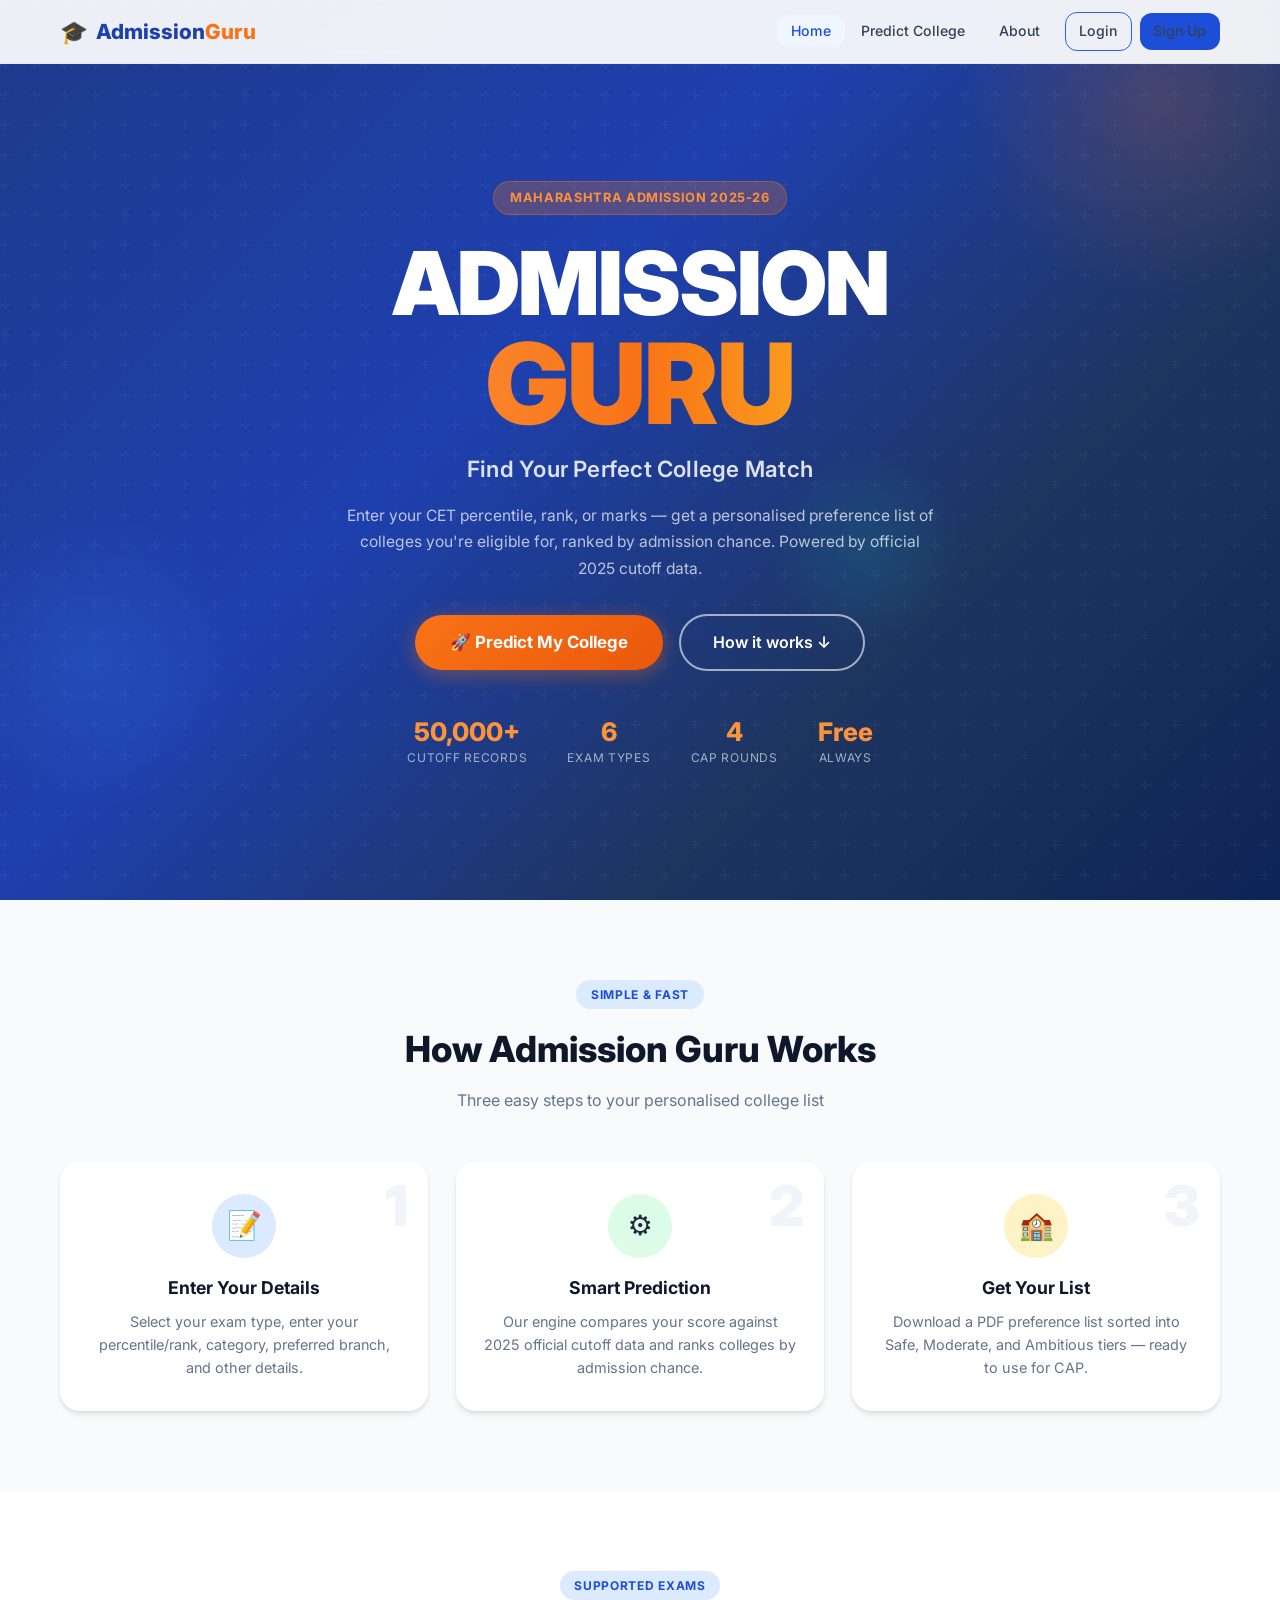
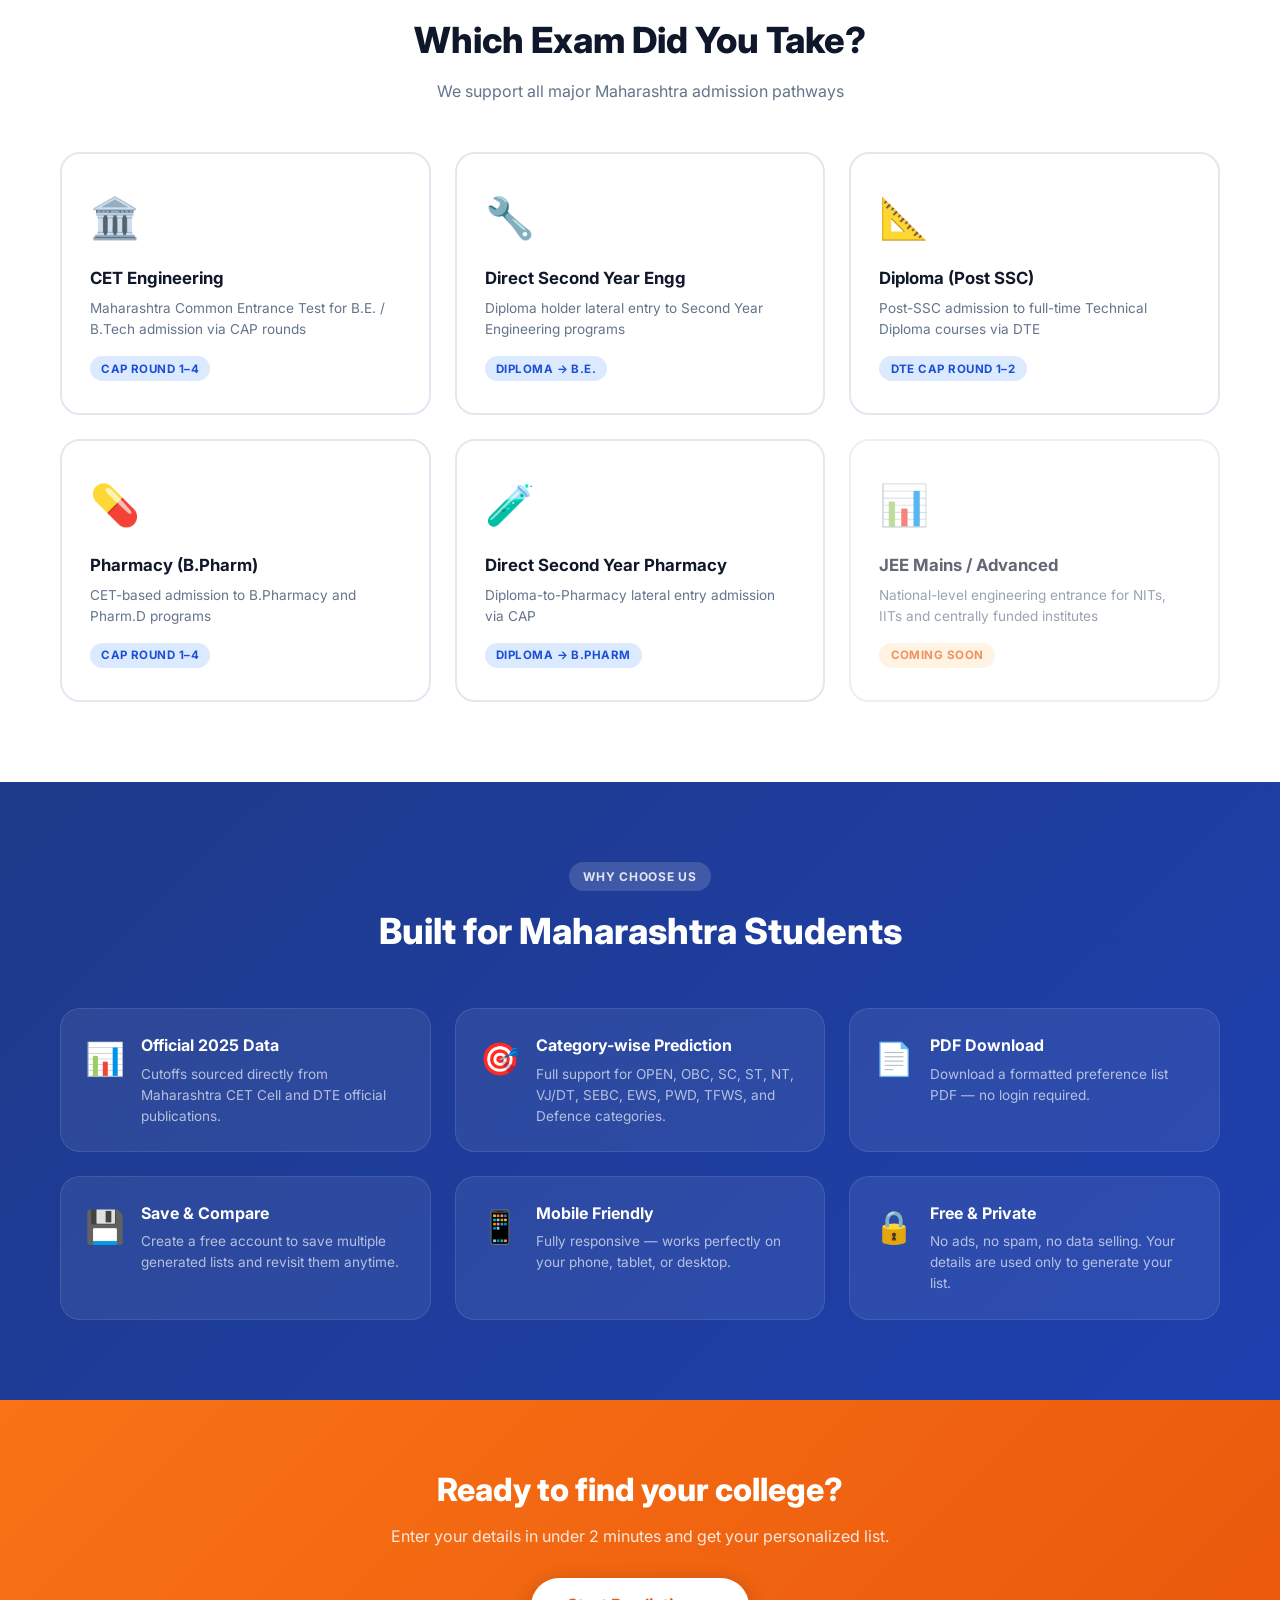
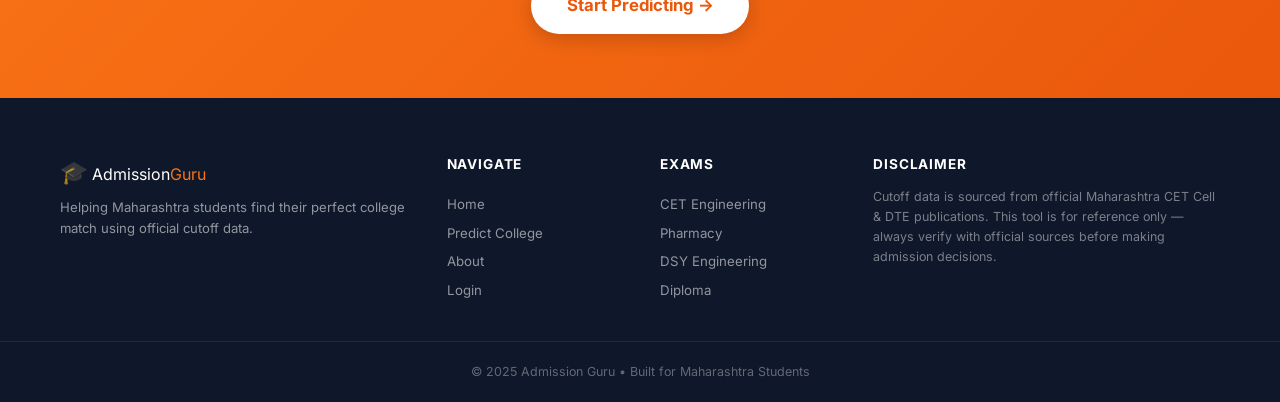
<file: frontend/index.html>
<!DOCTYPE html>
<html lang="en">
<head>
  <meta charset="UTF-8" />
  <meta name="viewport" content="width=device-width, initial-scale=1.0" />
  <title>Admission Guru — Find Your Perfect College Match</title>
  <link rel="stylesheet" href="css/main.css" />
  <link rel="preconnect" href="https://fonts.googleapis.com" />
  <link href="https://fonts.googleapis.com/css2?family=Inter:wght@400;500;600;700;800;900&display=swap" rel="stylesheet" />
</head>
<body>

<!-- ═══════════════════════════  NAVBAR  ══════════════════════════════════ -->
<nav class="navbar" id="navbar">
  <div class="nav-inner">
    <a href="/" class="nav-logo">
      <span class="logo-icon">🎓</span>
      <span class="logo-text">Admission<span class="logo-accent">Guru</span></span>
    </a>
    <button class="nav-toggle" id="navToggle" aria-label="Toggle menu">&#9776;</button>
    <ul class="nav-links" id="navLinks">
      <li><a href="/" class="nav-link active">Home</a></li>
      <li><a href="pages/predict.html" class="nav-link">Predict College</a></li>
      <li><a href="pages/dashboard.html" class="nav-link" id="dashLink" style="display:none">My Lists</a></li>
      <li><a href="pages/about.html" class="nav-link">About</a></li>
      <li id="authLinks">
        <a href="pages/login.html" class="nav-link btn-outline-sm">Login</a>
        <a href="pages/signup.html" class="nav-link btn-primary-sm">Sign Up</a>
      </li>
      <li id="userMenu" style="display:none">
        <span class="user-greeting" id="userGreeting"></span>
        <button class="btn-outline-sm" id="logoutBtn">Logout</button>
      </li>
    </ul>
  </div>
</nav>

<!-- ═══════════════════════════  HERO  ════════════════════════════════════ -->
<section class="hero" id="hero">
  <div class="hero-bg">
    <div class="hero-overlay"></div>
    <!-- Decorative floating shapes -->
    <div class="shape shape-1"></div>
    <div class="shape shape-2"></div>
    <div class="shape shape-3"></div>
  </div>
  <div class="hero-content">
    <div class="hero-badge">Maharashtra Admission 2025-26</div>
    <h1 class="hero-title">
      <span class="title-line1">ADMISSION</span>
      <span class="title-line2">GURU</span>
    </h1>
    <p class="hero-tagline">Find Your Perfect College Match</p>
    <p class="hero-desc">
      Enter your CET percentile, rank, or marks — get a personalised preference list of colleges you're eligible for, ranked by admission chance. Powered by official 2025 cutoff data.
    </p>
    <div class="hero-actions">
      <a href="pages/predict.html" class="btn-hero-primary">
        🚀 Predict My College
      </a>
      <a href="#how-it-works" class="btn-hero-secondary">
        How it works ↓
      </a>
    </div>
    <div class="hero-stats">
      <div class="stat">
        <span class="stat-num">50,000+</span>
        <span class="stat-label">Cutoff Records</span>
      </div>
      <div class="stat">
        <span class="stat-num">6</span>
        <span class="stat-label">Exam Types</span>
      </div>
      <div class="stat">
        <span class="stat-num">4</span>
        <span class="stat-label">CAP Rounds</span>
      </div>
      <div class="stat">
        <span class="stat-num">Free</span>
        <span class="stat-label">Always</span>
      </div>
    </div>
  </div>
</section>

<!-- ═══════════════════════════  HOW IT WORKS  ════════════════════════════ -->
<section class="section how-it-works" id="how-it-works">
  <div class="container">
    <div class="section-header">
      <span class="section-badge">Simple &amp; Fast</span>
      <h2 class="section-title">How Admission Guru Works</h2>
      <p class="section-sub">Three easy steps to your personalised college list</p>
    </div>
    <div class="steps-grid">
      <div class="step-card">
        <div class="step-icon" style="background:#dbeafe">📝</div>
        <div class="step-num">1</div>
        <h3>Enter Your Details</h3>
        <p>Select your exam type, enter your percentile/rank, category, preferred branch, and other details.</p>
      </div>
      <div class="step-card">
        <div class="step-icon" style="background:#dcfce7">⚙️</div>
        <div class="step-num">2</div>
        <h3>Smart Prediction</h3>
        <p>Our engine compares your score against 2025 official cutoff data and ranks colleges by admission chance.</p>
      </div>
      <div class="step-card">
        <div class="step-icon" style="background:#fef3c7">🏫</div>
        <div class="step-num">3</div>
        <h3>Get Your List</h3>
        <p>Download a PDF preference list sorted into Safe, Moderate, and Ambitious tiers — ready to use for CAP.</p>
      </div>
    </div>
  </div>
</section>

<!-- ═══════════════════════════  EXAM TYPES  ══════════════════════════════ -->
<section class="section exam-types-section" id="exams">
  <div class="container">
    <div class="section-header">
      <span class="section-badge">Supported Exams</span>
      <h2 class="section-title">Which Exam Did You Take?</h2>
      <p class="section-sub">We support all major Maharashtra admission pathways</p>
    </div>
    <div class="exam-grid">
      <a href="pages/predict.html?exam=CET" class="exam-card">
        <div class="exam-icon">🏛️</div>
        <h3>CET Engineering</h3>
        <p>Maharashtra Common Entrance Test for B.E. / B.Tech admission via CAP rounds</p>
        <span class="exam-tag">CAP Round 1–4</span>
      </a>
      <a href="pages/predict.html?exam=DSY_Engineering" class="exam-card">
        <div class="exam-icon">🔧</div>
        <h3>Direct Second Year Engg</h3>
        <p>Diploma holder lateral entry to Second Year Engineering programs</p>
        <span class="exam-tag">Diploma → B.E.</span>
      </a>
      <a href="pages/predict.html?exam=Diploma" class="exam-card">
        <div class="exam-icon">📐</div>
        <h3>Diploma (Post SSC)</h3>
        <p>Post-SSC admission to full-time Technical Diploma courses via DTE</p>
        <span class="exam-tag">DTE CAP Round 1–2</span>
      </a>
      <a href="pages/predict.html?exam=Pharmacy" class="exam-card">
        <div class="exam-icon">💊</div>
        <h3>Pharmacy (B.Pharm)</h3>
        <p>CET-based admission to B.Pharmacy and Pharm.D programs</p>
        <span class="exam-tag">CAP Round 1–4</span>
      </a>
      <a href="pages/predict.html?exam=DSY_Pharmacy" class="exam-card">
        <div class="exam-icon">🧪</div>
        <h3>Direct Second Year Pharmacy</h3>
        <p>Diploma-to-Pharmacy lateral entry admission via CAP</p>
        <span class="exam-tag">Diploma → B.Pharm</span>
      </a>
      <a href="pages/predict.html?exam=JEE" class="exam-card exam-card-soon">
        <div class="exam-icon">📊</div>
        <h3>JEE Mains / Advanced</h3>
        <p>National-level engineering entrance for NITs, IITs and centrally funded institutes</p>
        <span class="exam-tag coming">Coming Soon</span>
      </a>
    </div>
  </div>
</section>

<!-- ═══════════════════════════  FEATURES  ════════════════════════════════ -->
<section class="section features-section">
  <div class="container">
    <div class="section-header">
      <span class="section-badge">Why Choose Us</span>
      <h2 class="section-title">Built for Maharashtra Students</h2>
    </div>
    <div class="features-grid">
      <div class="feature-item">
        <span class="feat-icon">📊</span>
        <div>
          <h4>Official 2025 Data</h4>
          <p>Cutoffs sourced directly from Maharashtra CET Cell and DTE official publications.</p>
        </div>
      </div>
      <div class="feature-item">
        <span class="feat-icon">🎯</span>
        <div>
          <h4>Category-wise Prediction</h4>
          <p>Full support for OPEN, OBC, SC, ST, NT, VJ/DT, SEBC, EWS, PWD, TFWS, and Defence categories.</p>
        </div>
      </div>
      <div class="feature-item">
        <span class="feat-icon">📄</span>
        <div>
          <h4>PDF Download</h4>
          <p>Download a formatted preference list PDF — no login required.</p>
        </div>
      </div>
      <div class="feature-item">
        <span class="feat-icon">💾</span>
        <div>
          <h4>Save &amp; Compare</h4>
          <p>Create a free account to save multiple generated lists and revisit them anytime.</p>
        </div>
      </div>
      <div class="feature-item">
        <span class="feat-icon">📱</span>
        <div>
          <h4>Mobile Friendly</h4>
          <p>Fully responsive — works perfectly on your phone, tablet, or desktop.</p>
        </div>
      </div>
      <div class="feature-item">
        <span class="feat-icon">🔒</span>
        <div>
          <h4>Free &amp; Private</h4>
          <p>No ads, no spam, no data selling. Your details are used only to generate your list.</p>
        </div>
      </div>
    </div>
  </div>
</section>

<!-- ═══════════════════════════  CTA BANNER  ══════════════════════════════ -->
<section class="cta-banner">
  <div class="container">
    <h2>Ready to find your college?</h2>
    <p>Enter your details in under 2 minutes and get your personalized list.</p>
    <a href="pages/predict.html" class="btn-hero-primary">Start Predicting →</a>
  </div>
</section>

<!-- ═══════════════════════════  FOOTER  ══════════════════════════════════ -->
<footer class="footer">
  <div class="container footer-inner">
    <div class="footer-brand">
      <span class="logo-icon">🎓</span>
      <span class="logo-text">Admission<span class="logo-accent">Guru</span></span>
      <p>Helping Maharashtra students find their perfect college match using official cutoff data.</p>
    </div>
    <div class="footer-links">
      <h4>Navigate</h4>
      <a href="/">Home</a>
      <a href="pages/predict.html">Predict College</a>
      <a href="pages/about.html">About</a>
      <a href="pages/login.html">Login</a>
    </div>
    <div class="footer-links">
      <h4>Exams</h4>
      <a href="pages/predict.html?exam=CET">CET Engineering</a>
      <a href="pages/predict.html?exam=Pharmacy">Pharmacy</a>
      <a href="pages/predict.html?exam=DSY_Engineering">DSY Engineering</a>
      <a href="pages/predict.html?exam=Diploma">Diploma</a>
    </div>
    <div class="footer-note">
      <h4>Disclaimer</h4>
      <p>Cutoff data is sourced from official Maharashtra CET Cell &amp; DTE publications. This tool is for reference only — always verify with official sources before making admission decisions.</p>
    </div>
  </div>
  <div class="footer-bottom">
    <p>© 2025 Admission Guru • Built for Maharashtra Students</p>
  </div>
</footer>

<script src="js/auth-state.js"></script>
</body>
</html>
</file>
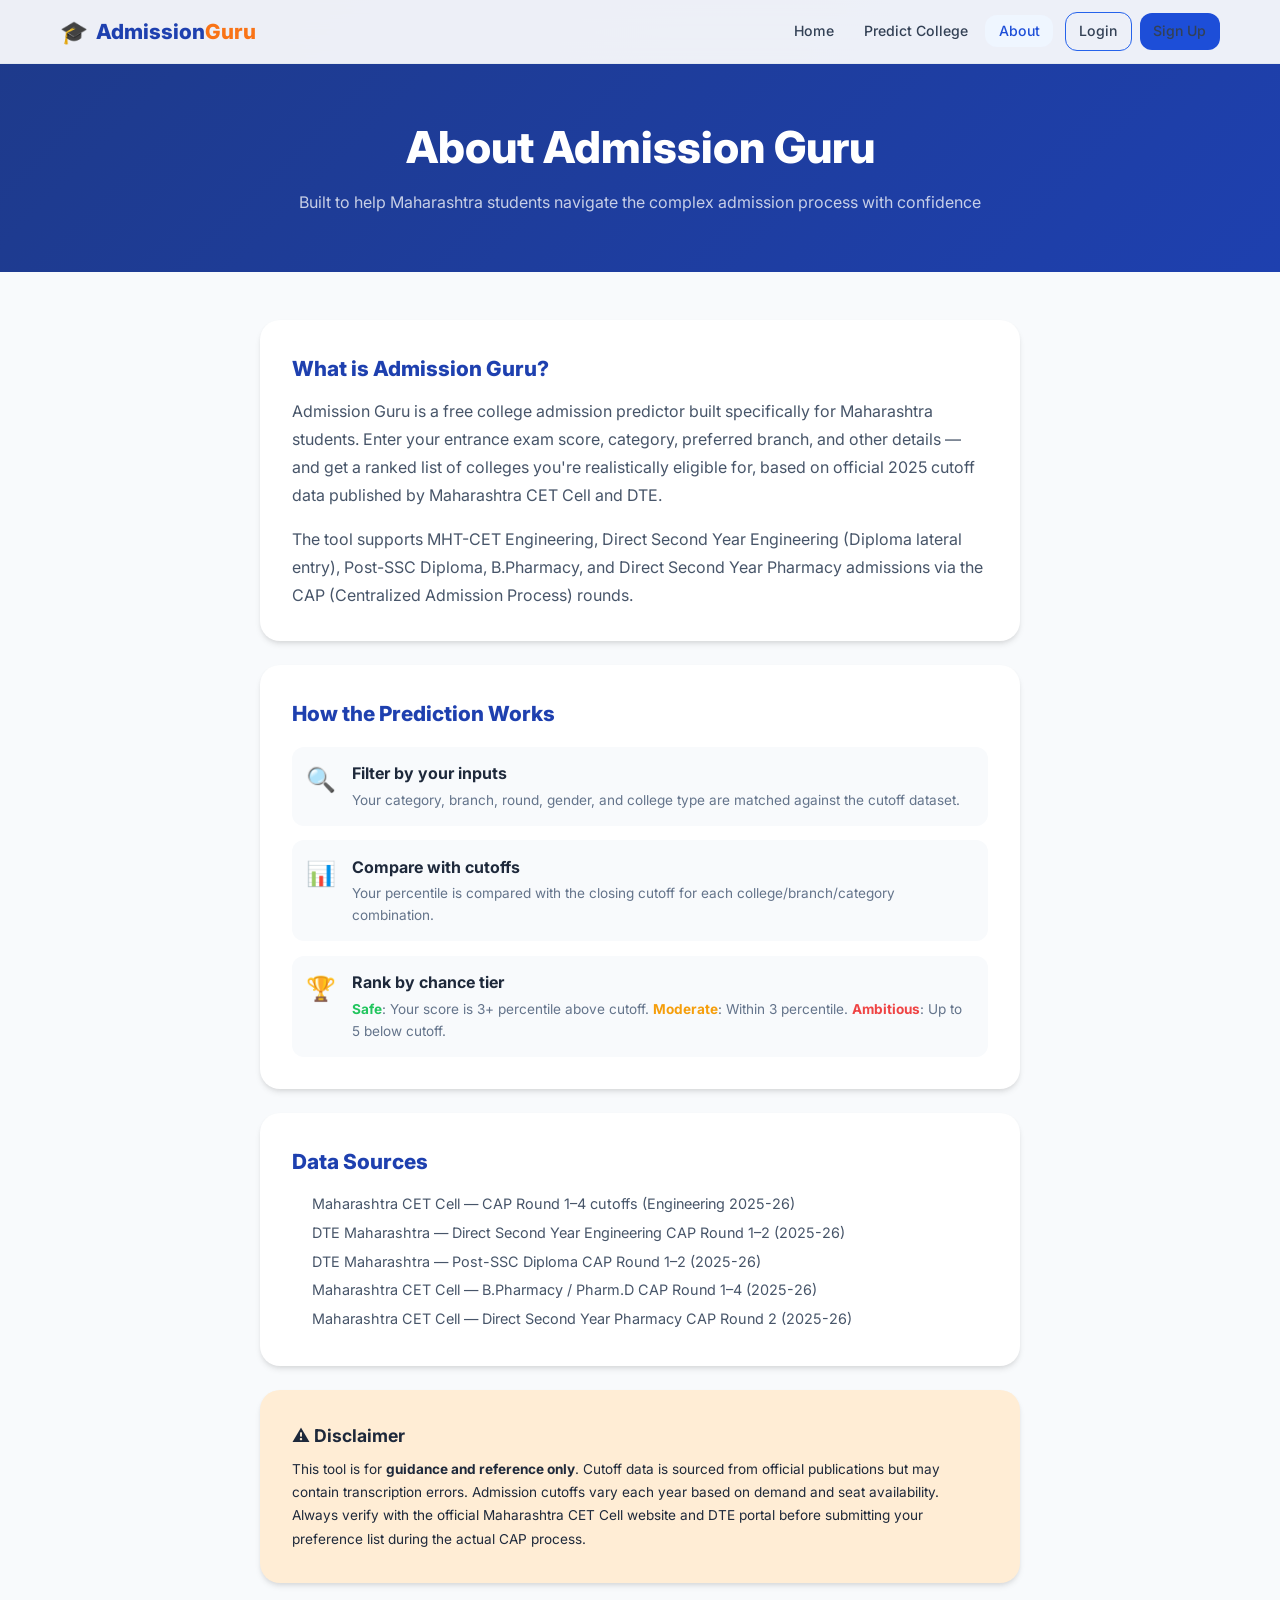
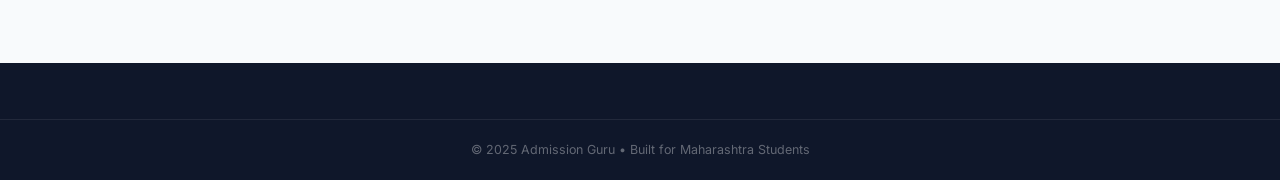
<file: frontend/pages/about.html>
<!DOCTYPE html>
<html lang="en">
<head>
  <meta charset="UTF-8" />
  <meta name="viewport" content="width=device-width, initial-scale=1.0" />
  <title>About — Admission Guru</title>
  <link rel="stylesheet" href="../css/main.css" />
  <link href="https://fonts.googleapis.com/css2?family=Inter:wght@400;500;600;700;800;900&display=swap" rel="stylesheet" />
</head>
<body>
<nav class="navbar" id="navbar">
  <div class="nav-inner">
    <a href="/" class="nav-logo">
      <span class="logo-icon">🎓</span>
      <span class="logo-text">Admission<span class="logo-accent">Guru</span></span>
    </a>
    <button class="nav-toggle" id="navToggle">&#9776;</button>
    <ul class="nav-links" id="navLinks">
      <li><a href="/" class="nav-link">Home</a></li>
      <li><a href="predict.html" class="nav-link">Predict College</a></li>
      <li><a href="about.html" class="nav-link active">About</a></li>
      <li id="authLinks">
        <a href="login.html" class="nav-link btn-outline-sm">Login</a>
        <a href="signup.html" class="nav-link btn-primary-sm">Sign Up</a>
      </li>
      <li id="userMenu" style="display:none">
        <span class="user-greeting" id="userGreeting"></span>
        <button class="btn-outline-sm" id="logoutBtn">Logout</button>
      </li>
    </ul>
  </div>
</nav>

<div class="page-hero">
  <h1>About Admission Guru</h1>
  <p>Built to help Maharashtra students navigate the complex admission process with confidence</p>
</div>

<div class="page-body">
  <div class="container" style="max-width:800px">

    <div class="card" style="margin-bottom:1.5rem">
      <h2 style="font-size:1.3rem;font-weight:800;color:var(--blue-800);margin-bottom:.75rem">What is Admission Guru?</h2>
      <p style="color:var(--gray-600);line-height:1.75;margin-bottom:1rem">
        Admission Guru is a free college admission predictor built specifically for Maharashtra students. Enter your entrance exam score, category, preferred branch, and other details — and get a ranked list of colleges you're realistically eligible for, based on official 2025 cutoff data published by Maharashtra CET Cell and DTE.
      </p>
      <p style="color:var(--gray-600);line-height:1.75">
        The tool supports MHT-CET Engineering, Direct Second Year Engineering (Diploma lateral entry), Post-SSC Diploma, B.Pharmacy, and Direct Second Year Pharmacy admissions via the CAP (Centralized Admission Process) rounds.
      </p>
    </div>

    <div class="card" style="margin-bottom:1.5rem">
      <h2 style="font-size:1.3rem;font-weight:800;color:var(--blue-800);margin-bottom:.75rem">How the Prediction Works</h2>
      <div class="steps-grid" style="grid-template-columns:1fr;gap:.9rem;margin-top:1rem">
        <div style="display:flex;gap:1rem;align-items:flex-start;padding:.9rem;background:var(--gray-50);border-radius:var(--radius)">
          <span style="font-size:1.5rem">🔍</span>
          <div><strong>Filter by your inputs</strong>
            <p style="font-size:.85rem;color:var(--gray-500);margin-top:.2rem">Your category, branch, round, gender, and college type are matched against the cutoff dataset.</p>
          </div>
        </div>
        <div style="display:flex;gap:1rem;align-items:flex-start;padding:.9rem;background:var(--gray-50);border-radius:var(--radius)">
          <span style="font-size:1.5rem">📊</span>
          <div><strong>Compare with cutoffs</strong>
            <p style="font-size:.85rem;color:var(--gray-500);margin-top:.2rem">Your percentile is compared with the closing cutoff for each college/branch/category combination.</p>
          </div>
        </div>
        <div style="display:flex;gap:1rem;align-items:flex-start;padding:.9rem;background:var(--gray-50);border-radius:var(--radius)">
          <span style="font-size:1.5rem">🏆</span>
          <div><strong>Rank by chance tier</strong>
            <p style="font-size:.85rem;color:var(--gray-500);margin-top:.2rem"><strong style="color:var(--green-500)">Safe</strong>: Your score is 3+ percentile above cutoff. <strong style="color:var(--yellow-500)">Moderate</strong>: Within 3 percentile. <strong style="color:var(--red-500)">Ambitious</strong>: Up to 5 below cutoff.</p>
          </div>
        </div>
      </div>
    </div>

    <div class="card" style="margin-bottom:1.5rem">
      <h2 style="font-size:1.3rem;font-weight:800;color:var(--blue-800);margin-bottom:.75rem">Data Sources</h2>
      <ul style="color:var(--gray-600);font-size:.9rem;line-height:2;padding-left:1.25rem">
        <li>Maharashtra CET Cell — CAP Round 1–4 cutoffs (Engineering 2025-26)</li>
        <li>DTE Maharashtra — Direct Second Year Engineering CAP Round 1–2 (2025-26)</li>
        <li>DTE Maharashtra — Post-SSC Diploma CAP Round 1–2 (2025-26)</li>
        <li>Maharashtra CET Cell — B.Pharmacy / Pharm.D CAP Round 1–4 (2025-26)</li>
        <li>Maharashtra CET Cell — Direct Second Year Pharmacy CAP Round 2 (2025-26)</li>
      </ul>
    </div>

    <div class="card" style="background:var(--orange-100);border:1px solid var(--orange-200)">
      <h2 style="font-size:1.1rem;font-weight:700;color:var(--orange-700);margin-bottom:.5rem">⚠️ Disclaimer</h2>
      <p style="font-size:.85rem;color:var(--orange-700);line-height:1.7">
        This tool is for <strong>guidance and reference only</strong>. Cutoff data is sourced from official publications but may contain transcription errors. Admission cutoffs vary each year based on demand and seat availability. Always verify with the official Maharashtra CET Cell website and DTE portal before submitting your preference list during the actual CAP process.
      </p>
    </div>

  </div>
</div>

<footer class="footer">
  <div class="footer-bottom">
    <p>© 2025 Admission Guru • Built for Maharashtra Students</p>
  </div>
</footer>

<script src="../js/auth-state.js"></script>
</body>
</html>
</file>
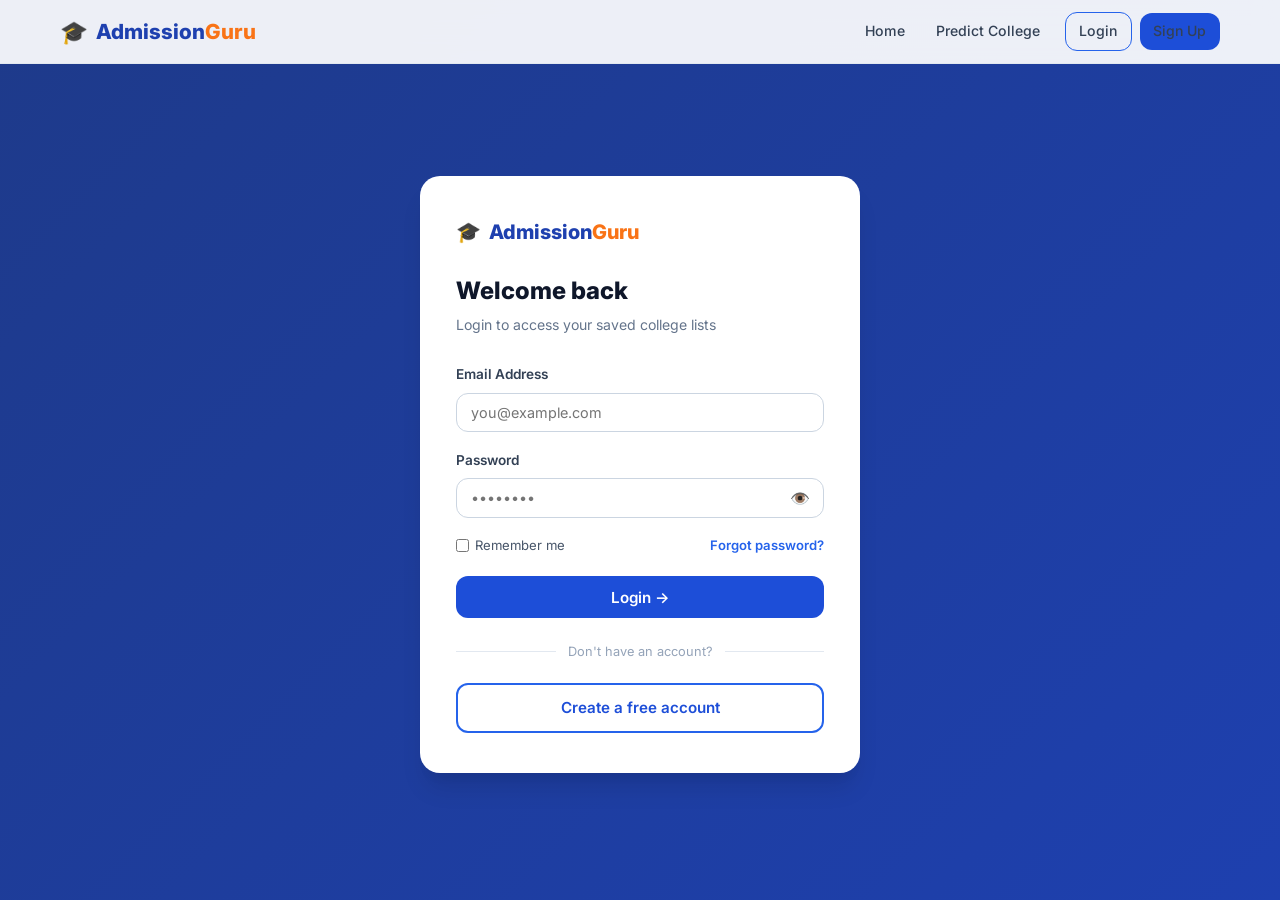
<file: frontend/pages/dashboard.html>
<!DOCTYPE html>
<html lang="en">
<head>
  <meta charset="UTF-8" />
  <meta name="viewport" content="width=device-width, initial-scale=1.0" />
  <title>My Dashboard — Admission Guru</title>
  <link rel="stylesheet" href="../css/main.css" />
  <link rel="stylesheet" href="../css/auth.css" />
  <link href="https://fonts.googleapis.com/css2?family=Inter:wght@400;500;600;700;800;900&display=swap" rel="stylesheet" />
</head>
<body>
<nav class="navbar" id="navbar">
  <div class="nav-inner">
    <a href="/" class="nav-logo">
      <span class="logo-icon">🎓</span>
      <span class="logo-text">Admission<span class="logo-accent">Guru</span></span>
    </a>
    <button class="nav-toggle" id="navToggle">&#9776;</button>
    <ul class="nav-links" id="navLinks">
      <li><a href="/" class="nav-link">Home</a></li>
      <li><a href="predict.html" class="nav-link">Predict College</a></li>
      <li><a href="dashboard.html" class="nav-link active" id="dashLink">My Lists</a></li>
      <li id="authLinks">
        <a href="login.html" class="nav-link btn-outline-sm">Login</a>
        <a href="signup.html" class="nav-link btn-primary-sm">Sign Up</a>
      </li>
      <li id="userMenu" style="display:none">
        <span class="user-greeting" id="userGreeting"></span>
        <button class="btn-outline-sm" id="logoutBtn">Logout</button>
      </li>
    </ul>
  </div>
</nav>

<div class="dash-header">
  <div class="container">
    <h1 id="dashTitle">My Saved Lists</h1>
    <p id="dashSubtitle">All your generated college preference lists in one place</p>
  </div>
</div>

<div class="dash-body">
  <div class="container" style="max-width:900px">

    <div style="display:flex;justify-content:space-between;align-items:center;margin-bottom:1.5rem;flex-wrap:wrap;gap:1rem">
      <h2 style="font-size:1.1rem;font-weight:700;color:var(--gray-900)">
        Saved Preference Lists
      </h2>
      <a href="predict.html" class="btn-orange">+ New Prediction</a>
    </div>

    <div id="listContainer">
      <div class="loading-spinner"><div class="spinner"></div><span>Loading your lists...</span></div>
    </div>

  </div>
</div>

<script src="../js/auth-state.js"></script>
<script>
const API = (location.protocol === "file:" || location.hostname === "") ? "http://localhost:5000/api" : "/api";
if (!AuthState.isLoggedIn()) {
  window.location.href = "login.html?redirect=dashboard.html";
}

const user = AuthState.getUser();
if (user) {
  document.getElementById("dashTitle").textContent    = `${user.name}'s Lists`;
  document.getElementById("dashSubtitle").textContent = `Logged in as ${user.email}`;
}

function escHtml(s) {
  return String(s || "")
    .replace(/&/g, "&amp;").replace(/</g, "&lt;").replace(/>/g, "&gt;");
}

function formatDate(iso) {
  if (!iso) return "";
  const d = new Date(iso);
  return d.toLocaleDateString("en-IN", { day: "numeric", month: "long", year: "numeric" });
}

async function loadLists() {
  const container = document.getElementById("listContainer");
  try {
    const res  = await AuthState.authFetch(`${API}/lists`);
    const data = await res.json();
    const lists = data.lists || [];

    if (!lists.length) {
      container.innerHTML = `
        <div class="empty-state card">
          <div class="empty-icon">📋</div>
          <h3>No saved lists yet</h3>
          <p>Generate a college prediction and click "Save List" to store it here.</p>
          <a href="predict.html" class="btn-primary" style="margin-top:1.25rem">Predict My College</a>
        </div>`;
      return;
    }

    container.innerHTML = lists.map(lst => {
      const summary  = lst.input_summary || {};
      const results  = lst.results || [];
      const examLabel = summary["Exam Type"] || lst.exam_type || "—";
      const scoreLbl  = summary["CET Percentile"] || summary["Diploma Percentage"] || summary["SSC / Entrance Marks (%)"] || "—";

      return `
        <div class="list-card">
          <div class="list-card-header">
            <div>
              <span class="tag-badge">${escHtml(examLabel)}</span>
              <span class="tag-badge" style="background:var(--orange-100);color:var(--orange-600);margin-left:.4rem">
                ${results.length} colleges
              </span>
              <div class="list-card-meta">Generated on ${formatDate(lst.created)}</div>
            </div>
            <div class="list-card-actions">
              <button class="btn-ghost btn-sm" onclick="downloadListPDF(${lst.id})">⬇ PDF</button>
              <button class="btn-ghost btn-sm" style="color:var(--red-500)" onclick="deleteList(${lst.id}, this)">🗑 Delete</button>
            </div>
          </div>
          <div class="summary-grid" style="font-size:.8rem;color:var(--gray-600)">
            ${Object.entries(summary).slice(0, 5).map(([k,v]) =>
              `<div class="summary-item"><span class="summary-key">${escHtml(k)}:</span><span>${escHtml(String(v))}</span></div>`
            ).join("")}
          </div>
        </div>`;
    }).join("");

    // Store lists for PDF download
    window._savedLists = lists;

  } catch (err) {
    container.innerHTML = `<div class="alert alert-error">Failed to load lists. Please refresh.</div>`;
  }
}

async function deleteList(id, btn) {
  if (!confirm("Delete this list?")) return;
  try {
    const res = await AuthState.authFetch(`${API}/lists/${id}`, { method: "DELETE" });
    if (res.ok) loadLists();
    else        alert("Delete failed.");
  } catch {
    alert("Network error.");
  }
}

async function downloadListPDF(id) {
  const lists = window._savedLists || [];
  const lst   = lists.find(l => l.id === id);
  if (!lst) return;

  const btn = event.target;
  btn.textContent = "⏳..."; btn.disabled = true;

  try {
    const res = await fetch(`${API}/pdf`, {
      method:  "POST",
      headers: { "Content-Type": "application/json" },
      body: JSON.stringify({
        results:       lst.results,
        input_summary: lst.input_summary,
        exam_type:     lst.input_summary?.["Exam Type"] || lst.exam_type,
      }),
    });
    if (!res.ok) throw new Error();
    const blob = await res.blob();
    const url  = URL.createObjectURL(blob);
    const a    = document.createElement("a");
    a.href = url; a.download = `AdmissionGuru_${lst.id}.pdf`;
    document.body.appendChild(a); a.click();
    document.body.removeChild(a); URL.revokeObjectURL(url);
  } catch {
    alert("PDF generation failed.");
  } finally {
    btn.textContent = "⬇ PDF"; btn.disabled = false;
  }
}

loadLists();
</script>
</body>
</html>
</file>
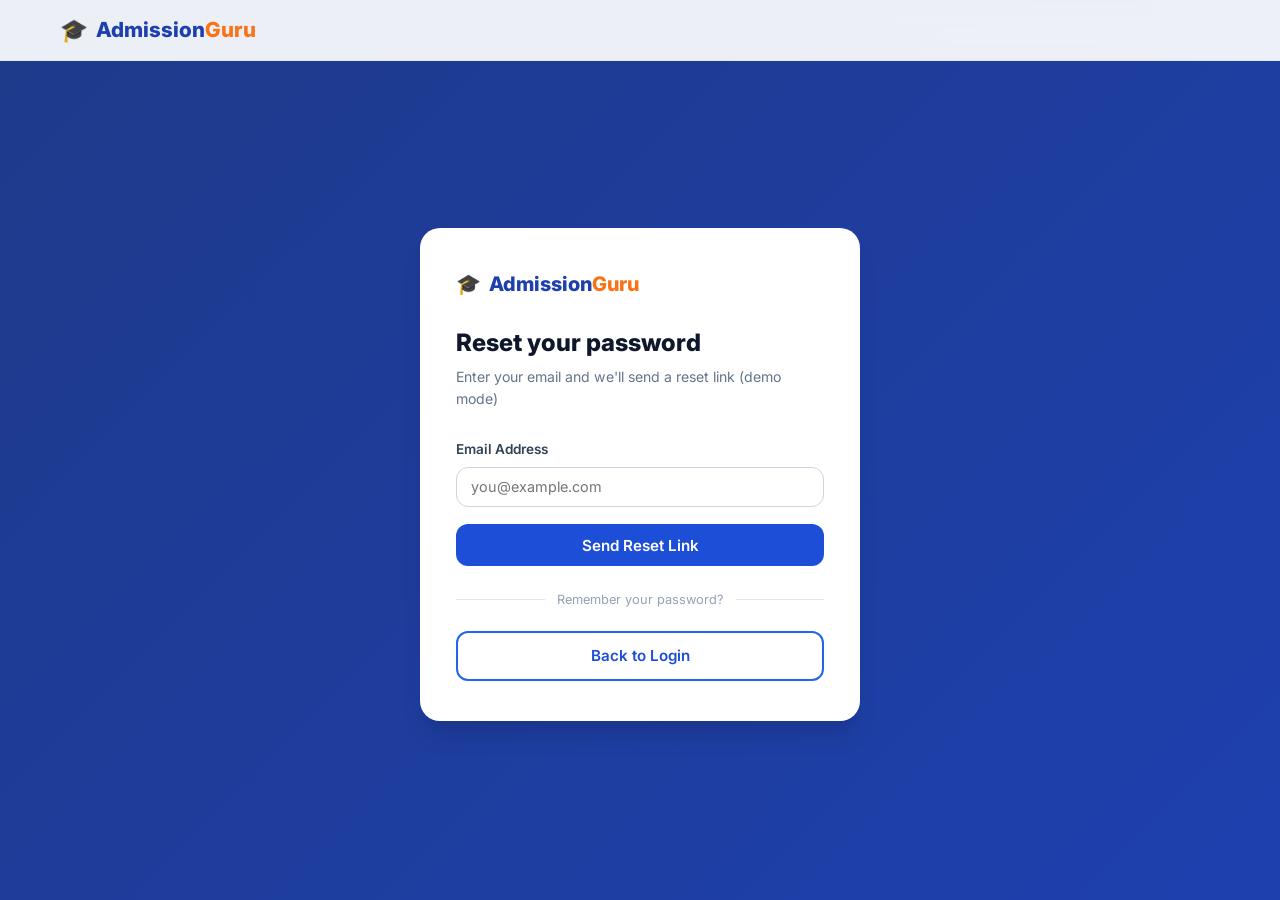
<file: frontend/pages/forgot.html>
<!DOCTYPE html>
<html lang="en">
<head>
  <meta charset="UTF-8" />
  <meta name="viewport" content="width=device-width, initial-scale=1.0" />
  <title>Forgot Password — Admission Guru</title>
  <link rel="stylesheet" href="../css/main.css" />
  <link rel="stylesheet" href="../css/auth.css" />
  <link href="https://fonts.googleapis.com/css2?family=Inter:wght@400;500;600;700;800;900&display=swap" rel="stylesheet" />
</head>
<body>
<nav class="navbar" id="navbar">
  <div class="nav-inner">
    <a href="/" class="nav-logo">
      <span class="logo-icon">🎓</span>
      <span class="logo-text">Admission<span class="logo-accent">Guru</span></span>
    </a>
  </div>
</nav>

<div class="auth-page">
  <div class="auth-card">
    <div class="auth-logo"><span>🎓</span><span>Admission<span class="logo-accent">Guru</span></span></div>
    <h1 class="auth-title">Reset your password</h1>
    <p class="auth-sub">Enter your email and we'll send a reset link (demo mode)</p>

    <div id="alertBox"></div>

    <form id="forgotForm" novalidate>
      <div class="form-group">
        <label class="form-label" for="email">Email Address</label>
        <input class="form-input" type="email" id="email" placeholder="you@example.com" required />
      </div>
      <button type="submit" class="btn-primary btn-full">Send Reset Link</button>
    </form>

    <div class="auth-divider"><span>Remember your password?</span></div>
    <a href="login.html" class="btn-outline btn-full" style="text-align:center">Back to Login</a>
  </div>
</div>

<script src="../js/auth-state.js"></script>
<script>
document.getElementById("forgotForm").addEventListener("submit", (e) => {
  e.preventDefault();
  const email = document.getElementById("email").value.trim();
  if (!email) return;
  document.getElementById("alertBox").innerHTML =
    `<div class="alert alert-success">✅ If an account exists for <strong>${email}</strong>, a reset link has been sent. (Demo mode — check with the admin)</div>`;
});
</script>
</body>
</html>
</file>
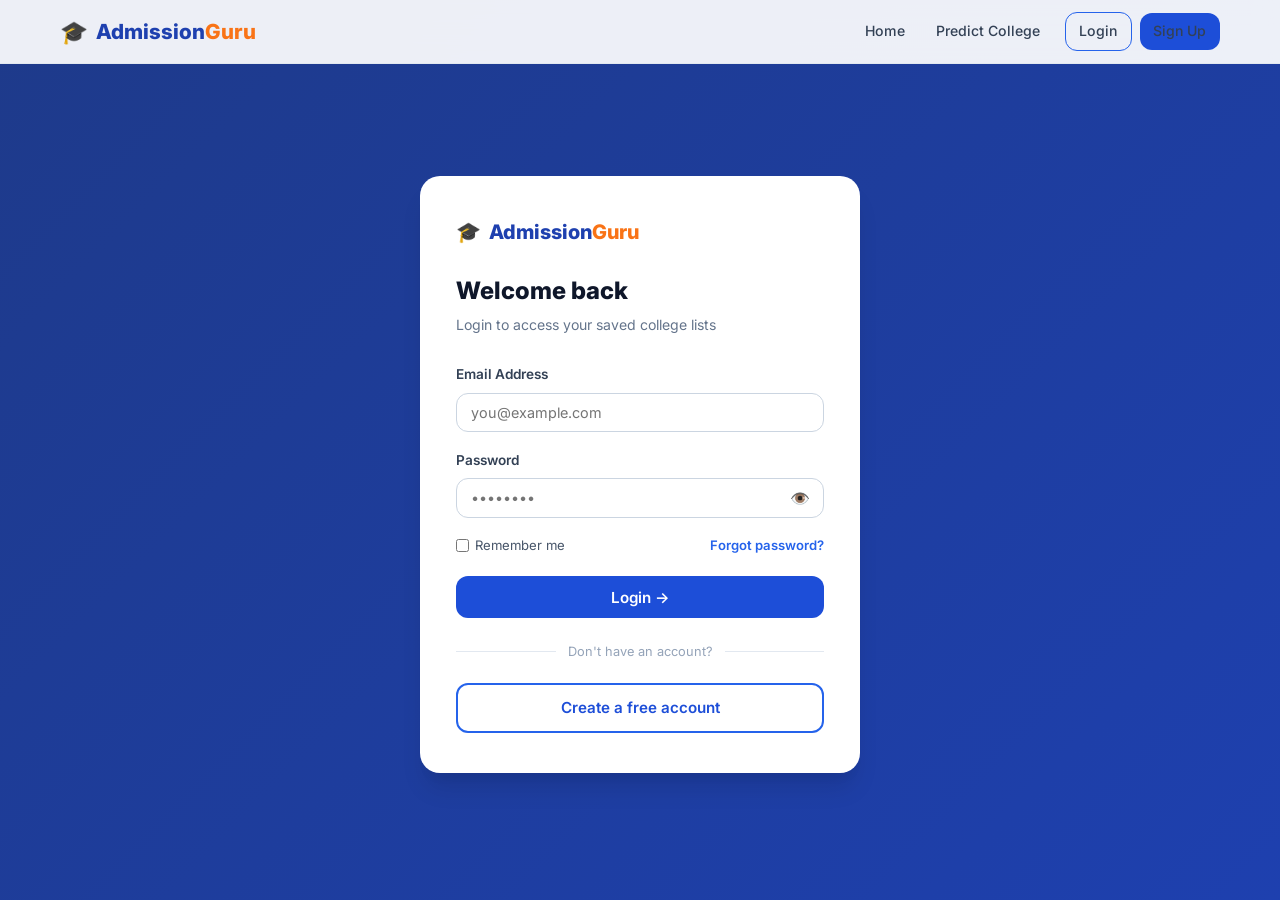
<file: frontend/pages/login.html>
<!DOCTYPE html>
<html lang="en">
<head>
  <meta charset="UTF-8" />
  <meta name="viewport" content="width=device-width, initial-scale=1.0" />
  <title>Login — Admission Guru</title>
  <link rel="stylesheet" href="../css/main.css" />
  <link rel="stylesheet" href="../css/auth.css" />
  <link href="https://fonts.googleapis.com/css2?family=Inter:wght@400;500;600;700;800;900&display=swap" rel="stylesheet" />
</head>
<body>
<nav class="navbar" id="navbar">
  <div class="nav-inner">
    <a href="/" class="nav-logo">
      <span class="logo-icon">🎓</span>
      <span class="logo-text">Admission<span class="logo-accent">Guru</span></span>
    </a>
    <button class="nav-toggle" id="navToggle" aria-label="Toggle menu">&#9776;</button>
    <ul class="nav-links" id="navLinks">
      <li><a href="/" class="nav-link">Home</a></li>
      <li><a href="predict.html" class="nav-link">Predict College</a></li>
      <li id="authLinks">
        <a href="login.html" class="nav-link btn-outline-sm">Login</a>
        <a href="signup.html" class="nav-link btn-primary-sm">Sign Up</a>
      </li>
      <li id="userMenu" style="display:none">
        <span class="user-greeting" id="userGreeting"></span>
        <button class="btn-outline-sm" id="logoutBtn">Logout</button>
      </li>
    </ul>
  </div>
</nav>

<div class="auth-page">
  <div class="auth-card">
    <div class="auth-logo">
      <span>🎓</span>
      <span>Admission<span class="logo-accent">Guru</span></span>
    </div>
    <h1 class="auth-title">Welcome back</h1>
    <p class="auth-sub">Login to access your saved college lists</p>

    <div id="alertBox"></div>

    <form id="loginForm" novalidate>
      <div class="form-group">
        <label class="form-label" for="email">Email Address</label>
        <input class="form-input" type="email" id="email" name="email"
               placeholder="you@example.com" autocomplete="email" required />
      </div>
      <div class="form-group">
        <label class="form-label" for="password">Password</label>
        <div class="input-eye-wrapper">
          <input class="form-input" type="password" id="password" name="password"
                 placeholder="••••••••" autocomplete="current-password" required />
          <button type="button" class="eye-btn" id="eyeBtn" aria-label="Toggle password">👁️</button>
        </div>
      </div>
      <div class="form-actions-row">
        <label class="remember-label">
          <input type="checkbox" id="remember" /> Remember me
        </label>
        <a href="forgot.html" class="form-link">Forgot password?</a>
      </div>
      <button type="submit" class="btn-primary btn-full" id="loginBtn">
        <span id="loginBtnText">Login →</span>
        <span id="loginBtnLoader" style="display:none"><span class="spinner-inline"></span> Logging in...</span>
      </button>
    </form>

    <div class="auth-divider"><span>Don't have an account?</span></div>
    <a href="signup.html" class="btn-outline btn-full" style="text-align:center">Create a free account</a>
  </div>
</div>

<script src="../js/auth-state.js"></script>
<script>
const API = (location.protocol === "file:" || location.hostname === "") ? "http://localhost:5000/api" : "/api";

// Redirect if already logged in
if (AuthState.isLoggedIn()) {
  window.location.href = "dashboard.html";
}

function showAlert(msg, type = "error") {
  const b = document.getElementById("alertBox");
  b.innerHTML = `<div class="alert alert-${type}">${msg}</div>`;
}

document.getElementById("eyeBtn").addEventListener("click", () => {
  const pw = document.getElementById("password");
  pw.type = pw.type === "password" ? "text" : "password";
});

document.getElementById("loginForm").addEventListener("submit", async (e) => {
  e.preventDefault();
  const email    = document.getElementById("email").value.trim();
  const password = document.getElementById("password").value.trim();

  if (!email || !password) {
    showAlert("Please enter your email and password.");
    return;
  }

  const btn = document.getElementById("loginBtn");
  btn.disabled = true;
  document.getElementById("loginBtnText").style.display   = "none";
  document.getElementById("loginBtnLoader").style.display = "";

  try {
    const res  = await fetch(`${API}/auth/login`, {
      method:  "POST",
      headers: { "Content-Type": "application/json" },
      body: JSON.stringify({ email, password }),
    });
    const data = await res.json();

    if (!res.ok) {
      showAlert(data.error || "Login failed.");
      return;
    }

    AuthState.setSession(data.user.token, data.user);

    // Redirect
    const params   = new URLSearchParams(window.location.search);
    const redirect = params.get("redirect");
    window.location.href = redirect || "dashboard.html";

  } catch {
    showAlert("Network error. Please try again.");
  } finally {
    btn.disabled = false;
    document.getElementById("loginBtnText").style.display   = "";
    document.getElementById("loginBtnLoader").style.display = "none";
  }
});
</script>
</body>
</html>
</file>
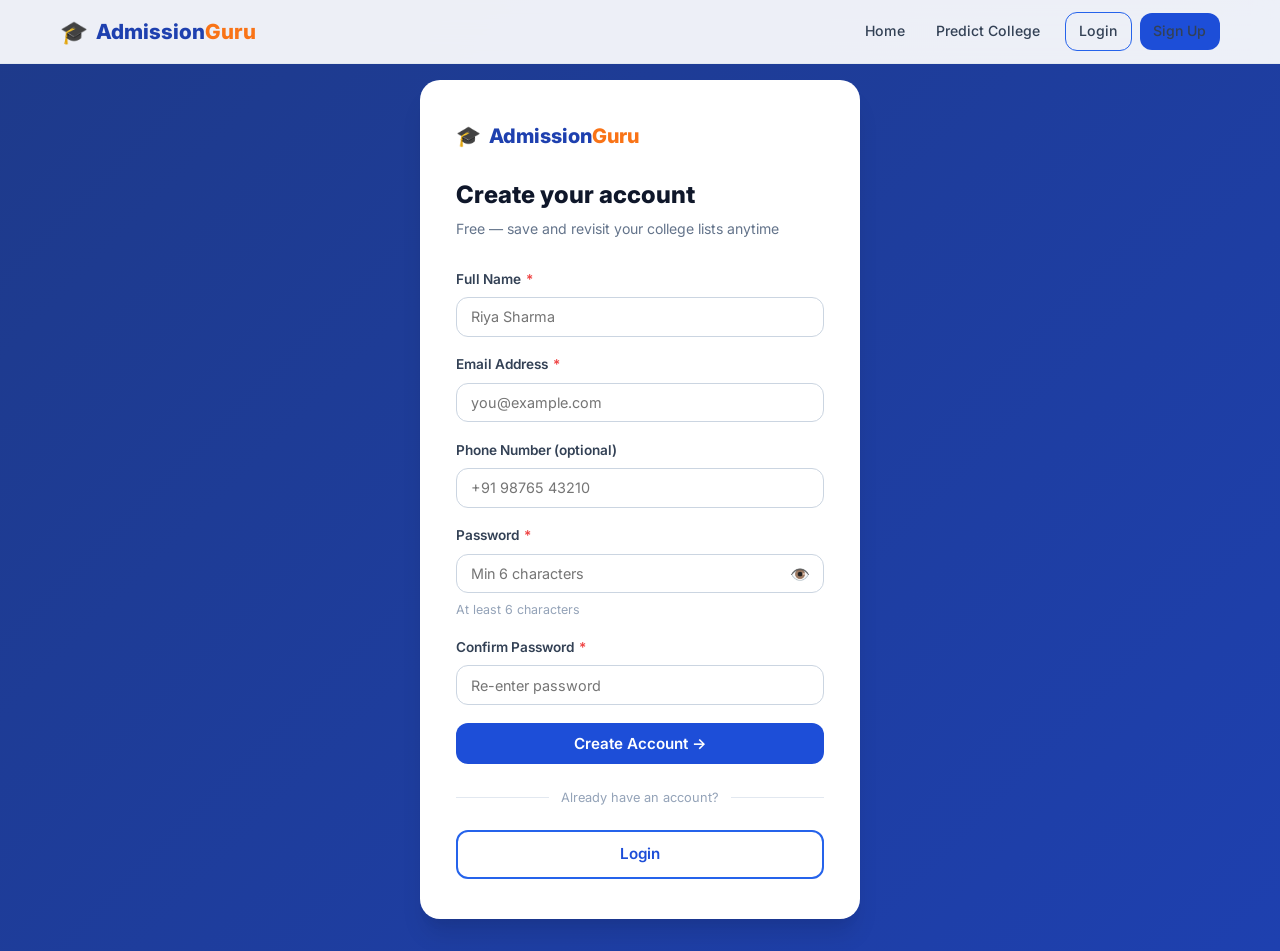
<file: frontend/pages/signup.html>
<!DOCTYPE html>
<html lang="en">
<head>
  <meta charset="UTF-8" />
  <meta name="viewport" content="width=device-width, initial-scale=1.0" />
  <title>Sign Up — Admission Guru</title>
  <link rel="stylesheet" href="../css/main.css" />
  <link rel="stylesheet" href="../css/auth.css" />
  <link href="https://fonts.googleapis.com/css2?family=Inter:wght@400;500;600;700;800;900&display=swap" rel="stylesheet" />
</head>
<body>
<nav class="navbar" id="navbar">
  <div class="nav-inner">
    <a href="/" class="nav-logo">
      <span class="logo-icon">🎓</span>
      <span class="logo-text">Admission<span class="logo-accent">Guru</span></span>
    </a>
    <button class="nav-toggle" id="navToggle">&#9776;</button>
    <ul class="nav-links" id="navLinks">
      <li><a href="/" class="nav-link">Home</a></li>
      <li><a href="predict.html" class="nav-link">Predict College</a></li>
      <li id="authLinks">
        <a href="login.html" class="nav-link btn-outline-sm">Login</a>
        <a href="signup.html" class="nav-link btn-primary-sm">Sign Up</a>
      </li>
      <li id="userMenu" style="display:none">
        <span class="user-greeting" id="userGreeting"></span>
        <button class="btn-outline-sm" id="logoutBtn">Logout</button>
      </li>
    </ul>
  </div>
</nav>

<div class="auth-page">
  <div class="auth-card">
    <div class="auth-logo">
      <span>🎓</span>
      <span>Admission<span class="logo-accent">Guru</span></span>
    </div>
    <h1 class="auth-title">Create your account</h1>
    <p class="auth-sub">Free — save and revisit your college lists anytime</p>

    <div id="alertBox"></div>

    <form id="signupForm" novalidate>
      <div class="form-group">
        <label class="form-label" for="name">Full Name <span class="required">*</span></label>
        <input class="form-input" type="text" id="name" name="name"
               placeholder="Riya Sharma" autocomplete="name" required />
      </div>
      <div class="form-group">
        <label class="form-label" for="email">Email Address <span class="required">*</span></label>
        <input class="form-input" type="email" id="email" name="email"
               placeholder="you@example.com" autocomplete="email" required />
      </div>
      <div class="form-group">
        <label class="form-label" for="phone">Phone Number (optional)</label>
        <input class="form-input" type="tel" id="phone" name="phone"
               placeholder="+91 98765 43210" autocomplete="tel" />
      </div>
      <div class="form-group">
        <label class="form-label" for="password">Password <span class="required">*</span></label>
        <div class="input-eye-wrapper">
          <input class="form-input" type="password" id="password" name="password"
                 placeholder="Min 6 characters" autocomplete="new-password" required />
          <button type="button" class="eye-btn" id="eyeBtn">👁️</button>
        </div>
        <span class="form-hint">At least 6 characters</span>
      </div>
      <div class="form-group">
        <label class="form-label" for="confirm">Confirm Password <span class="required">*</span></label>
        <input class="form-input" type="password" id="confirm" name="confirm"
               placeholder="Re-enter password" autocomplete="new-password" required />
      </div>
      <button type="submit" class="btn-primary btn-full" id="signupBtn">
        <span id="signupBtnText">Create Account →</span>
        <span id="signupBtnLoader" style="display:none"><span class="spinner-inline"></span> Creating...</span>
      </button>
    </form>

    <div class="auth-divider"><span>Already have an account?</span></div>
    <a href="login.html" class="btn-outline btn-full" style="text-align:center">Login</a>
  </div>
</div>

<script src="../js/auth-state.js"></script>
<script>
const API = (location.protocol === "file:" || location.hostname === "") ? "http://localhost:5000/api" : "/api";

if (AuthState.isLoggedIn()) {
  window.location.href = "dashboard.html";
}

function showAlert(msg, type = "error") {
  const b = document.getElementById("alertBox");
  b.innerHTML = `<div class="alert alert-${type}">${msg}</div>`;
}

document.getElementById("eyeBtn").addEventListener("click", () => {
  const pw = document.getElementById("password");
  pw.type = pw.type === "password" ? "text" : "password";
});

document.getElementById("signupForm").addEventListener("submit", async (e) => {
  e.preventDefault();
  const name     = document.getElementById("name").value.trim();
  const email    = document.getElementById("email").value.trim();
  const phone    = document.getElementById("phone").value.trim();
  const password = document.getElementById("password").value;
  const confirm  = document.getElementById("confirm").value;

  if (!name || !email || !password) {
    showAlert("Name, email and password are required."); return;
  }
  if (password.length < 6) {
    showAlert("Password must be at least 6 characters."); return;
  }
  if (password !== confirm) {
    showAlert("Passwords do not match."); return;
  }

  const btn = document.getElementById("signupBtn");
  btn.disabled = true;
  document.getElementById("signupBtnText").style.display   = "none";
  document.getElementById("signupBtnLoader").style.display = "";

  try {
    const res  = await fetch(`${API}/auth/register`, {
      method:  "POST",
      headers: { "Content-Type": "application/json" },
      body:    JSON.stringify({ name, email, password, phone }),
    });
    const data = await res.json();

    if (!res.ok) {
      showAlert(data.error || "Registration failed."); return;
    }

    AuthState.setSession(data.user.token, data.user);
    showAlert("Account created! Redirecting...", "success");
    setTimeout(() => { window.location.href = "dashboard.html"; }, 1000);

  } catch {
    showAlert("Network error. Please try again.");
  } finally {
    btn.disabled = false;
    document.getElementById("signupBtnText").style.display   = "";
    document.getElementById("signupBtnLoader").style.display = "none";
  }
});
</script>
</body>
</html>
</file>
<file: frontend/css/main.css>
/* ═══════════════════════════════════════════════════════════
   ADMISSION GURU — Main Stylesheet
   Stack: Custom CSS (no framework) — vibrant, mobile-first
   ═══════════════════════════════════════════════════════════ */

/* ── Variables ─────────────────────────────────────────────── */
:root {
  --blue-900: #1e3a8a;
  --blue-800: #1e40af;
  --blue-700: #1d4ed8;
  --blue-600: #2563eb;
  --blue-500: #3b82f6;
  --blue-100: #dbeafe;
  --blue-50:  #eff6ff;

  --orange-600: #ea580c;
  --orange-500: #f97316;
  --orange-400: #fb923c;
  --orange-100: #ffedd5;

  --teal-600: #0d9488;
  --teal-500: #14b8a6;
  --teal-100: #ccfbf1;

  --green-500: #22c55e;
  --green-100: #dcfce7;
  --yellow-500: #f59e0b;
  --yellow-100: #fef3c7;
  --red-500:   #ef4444;
  --red-100:   #fee2e2;

  --gray-900: #0f172a;
  --gray-800: #1e293b;
  --gray-700: #334155;
  --gray-600: #475569;
  --gray-500: #64748b;
  --gray-400: #94a3b8;
  --gray-300: #cbd5e1;
  --gray-200: #e2e8f0;
  --gray-100: #f1f5f9;
  --gray-50:  #f8fafc;
  --white:    #ffffff;

  --font: 'Inter', system-ui, -apple-system, sans-serif;
  --shadow-sm: 0 1px 2px rgba(0,0,0,.06), 0 1px 3px rgba(0,0,0,.1);
  --shadow:    0 4px 6px -1px rgba(0,0,0,.1), 0 2px 4px -1px rgba(0,0,0,.06);
  --shadow-lg: 0 10px 15px -3px rgba(0,0,0,.1), 0 4px 6px -2px rgba(0,0,0,.05);
  --shadow-xl: 0 20px 25px -5px rgba(0,0,0,.1), 0 10px 10px -5px rgba(0,0,0,.04);
  --radius:    0.75rem;
  --radius-lg: 1.25rem;
}

/* ── Reset ─────────────────────────────────────────────────── */
*, *::before, *::after { box-sizing: border-box; margin: 0; padding: 0; }
html { scroll-behavior: smooth; }
body {
  font-family: var(--font);
  color: var(--gray-800);
  background: var(--white);
  line-height: 1.6;
  overflow-x: hidden;
}
a { color: inherit; text-decoration: none; }
ul { list-style: none; }
img { max-width: 100%; display: block; }
button { cursor: pointer; font-family: var(--font); border: none; }

/* ── Utility ────────────────────────────────────────────────── */
.container { max-width: 1200px; margin: 0 auto; padding: 0 1.25rem; }
.section    { padding: 5rem 0; }

/* ── Buttons ────────────────────────────────────────────────── */
.btn-hero-primary {
  display: inline-flex; align-items: center; gap: .5rem;
  background: linear-gradient(135deg, var(--orange-500), var(--orange-600));
  color: var(--white);
  padding: .9rem 2.2rem;
  border-radius: 50px;
  font-weight: 700; font-size: 1.05rem;
  box-shadow: 0 4px 20px rgba(249,115,22,.4);
  transition: transform .2s, box-shadow .2s;
}
.btn-hero-primary:hover {
  transform: translateY(-2px);
  box-shadow: 0 8px 28px rgba(249,115,22,.5);
}
.btn-hero-secondary {
  display: inline-flex; align-items: center; gap: .5rem;
  border: 2px solid rgba(255,255,255,.6);
  color: var(--white);
  padding: .85rem 2rem;
  border-radius: 50px;
  font-weight: 600; font-size: 1rem;
  backdrop-filter: blur(6px);
  transition: background .2s, border-color .2s;
}
.btn-hero-secondary:hover { background: rgba(255,255,255,.15); }

.btn-primary {
  background: var(--blue-700);
  color: var(--white);
  padding: .7rem 1.6rem;
  border-radius: var(--radius);
  font-weight: 600; font-size: .95rem;
  transition: background .2s, transform .1s;
  display: inline-flex; align-items: center; gap: .4rem;
}
.btn-primary:hover { background: var(--blue-800); transform: translateY(-1px); }
.btn-primary:disabled { opacity: .6; cursor: not-allowed; transform: none; }

.btn-orange {
  background: linear-gradient(135deg, var(--orange-500), var(--orange-600));
  color: var(--white);
  padding: .7rem 1.6rem;
  border-radius: var(--radius);
  font-weight: 600; font-size: .95rem;
  transition: opacity .2s, transform .1s;
  display: inline-flex; align-items: center; gap: .4rem;
}
.btn-orange:hover { opacity: .9; transform: translateY(-1px); }

.btn-outline {
  border: 2px solid var(--blue-600);
  color: var(--blue-700);
  background: transparent;
  padding: .65rem 1.5rem;
  border-radius: var(--radius);
  font-weight: 600; font-size: .95rem;
  transition: background .2s, color .2s;
  display: inline-flex; align-items: center; gap: .4rem;
}
.btn-outline:hover { background: var(--blue-600); color: var(--white); }

.btn-ghost {
  background: var(--gray-100);
  color: var(--gray-700);
  padding: .65rem 1.4rem;
  border-radius: var(--radius);
  font-weight: 500; font-size: .9rem;
  transition: background .2s;
  display: inline-flex; align-items: center; gap: .4rem;
}
.btn-ghost:hover { background: var(--gray-200); }

.btn-outline-sm {
  border: 1.5px solid var(--blue-600);
  color: var(--blue-700);
  background: transparent;
  padding: .38rem 1rem;
  border-radius: 50px;
  font-weight: 600; font-size: .82rem;
  transition: background .2s, color .2s;
  cursor: pointer;
}
.btn-outline-sm:hover { background: var(--blue-600); color: var(--white); }

.btn-primary-sm {
  background: var(--blue-700);
  color: var(--white);
  padding: .38rem 1rem;
  border-radius: 50px;
  font-weight: 600; font-size: .82rem;
  transition: background .2s;
  cursor: pointer;
}
.btn-primary-sm:hover { background: var(--blue-800); }


/* ══════════════════════════════════════
   NAVBAR
══════════════════════════════════════ */
.navbar {
  position: fixed; top: 0; left: 0; right: 0; z-index: 1000;
  background: rgba(255,255,255,.92);
  backdrop-filter: blur(12px);
  border-bottom: 1px solid var(--gray-200);
  transition: box-shadow .3s;
}
.navbar.scrolled { box-shadow: var(--shadow-lg); }
.nav-inner {
  max-width: 1200px; margin: 0 auto;
  display: flex; align-items: center;
  justify-content: space-between;
  padding: .75rem 1.25rem;
}
.nav-logo {
  display: flex; align-items: center; gap: .5rem;
  font-weight: 800; font-size: 1.3rem; color: var(--blue-800);
}
.logo-icon { font-size: 1.4rem; }
.logo-accent { color: var(--orange-500); }

.nav-links {
  display: flex; align-items: center; gap: .2rem;
}
.nav-link {
  padding: .45rem .85rem;
  border-radius: var(--radius);
  font-weight: 500; font-size: .88rem; color: var(--gray-700);
  transition: background .15s, color .15s;
}
.nav-link:hover, .nav-link.active { color: var(--blue-700); background: var(--blue-50); }
#authLinks, #userMenu { display: flex; align-items: center; gap: .5rem; margin-left: .5rem; }
.user-greeting { font-size: .85rem; font-weight: 600; color: var(--blue-700); margin-right: .25rem; }

.nav-toggle {
  display: none; background: none; border: none; font-size: 1.5rem;
  color: var(--gray-700); padding: .25rem;
}

@media (max-width: 768px) {
  .nav-toggle { display: block; }
  .nav-links {
    display: none; flex-direction: column; align-items: flex-start;
    position: absolute; top: 100%; left: 0; right: 0;
    background: var(--white); padding: 1rem;
    border-bottom: 1px solid var(--gray-200);
    box-shadow: var(--shadow-lg); gap: .25rem;
  }
  .nav-links.open { display: flex; }
  .nav-link { width: 100%; padding: .6rem 1rem; }
  #authLinks, #userMenu { flex-direction: column; width: 100%; gap: .4rem; margin-left: 0; margin-top: .5rem; }
  .btn-outline-sm, .btn-primary-sm { display: block; text-align: center; }
}


/* ══════════════════════════════════════
   HERO
══════════════════════════════════════ */
.hero {
  position: relative; min-height: 100vh;
  display: flex; align-items: center; justify-content: center;
  padding: 7rem 1.25rem 4rem;
  overflow: hidden;
}
.hero-bg {
  position: absolute; inset: 0;
  background: linear-gradient(135deg,
    var(--blue-900) 0%,
    var(--blue-800) 40%,
    #1e3560 70%,
    #0f2456 100%);
}
.hero-overlay {
  position: absolute; inset: 0;
  background: url("data:image/svg+xml,%3Csvg width='60' height='60' viewBox='0 0 60 60' xmlns='http://www.w3.org/2000/svg'%3E%3Cg fill='none' fill-rule='evenodd'%3E%3Cg fill='%23ffffff' fill-opacity='0.03'%3E%3Cpath d='M36 34v-4h-2v4h-4v2h4v4h2v-4h4v-2h-4zm0-30V0h-2v4h-4v2h4v4h2V6h4V4h-4zM6 34v-4H4v4H0v2h4v4h2v-4h4v-2H6zM6 4V0H4v4H0v2h4v4h2V6h4V4H6z'/%3E%3C/g%3E%3C/g%3E%3C/svg%3E");
}

/* Floating shapes */
.shape {
  position: absolute; border-radius: 50%;
  animation: float 8s ease-in-out infinite;
}
.shape-1 {
  width: 400px; height: 400px; top: -100px; right: -80px;
  background: radial-gradient(circle, rgba(249,115,22,.18), transparent 70%);
  animation-delay: 0s;
}
.shape-2 {
  width: 300px; height: 300px; bottom: 10%; left: -60px;
  background: radial-gradient(circle, rgba(59,130,246,.2), transparent 70%);
  animation-delay: 3s;
}
.shape-3 {
  width: 200px; height: 200px; top: 50%; left: 60%;
  background: radial-gradient(circle, rgba(20,184,166,.15), transparent 70%);
  animation-delay: 5s;
}
@keyframes float {
  0%, 100% { transform: translateY(0) scale(1); }
  50%       { transform: translateY(-20px) scale(1.05); }
}

.hero-content {
  position: relative; z-index: 2;
  text-align: center; color: var(--white);
  max-width: 800px;
}
.hero-badge {
  display: inline-block;
  background: rgba(249,115,22,.25);
  border: 1px solid rgba(249,115,22,.4);
  color: var(--orange-400); font-size: .8rem; font-weight: 700;
  padding: .35rem 1rem; border-radius: 50px; letter-spacing: .05em;
  text-transform: uppercase; margin-bottom: 1.5rem;
}
.hero-title {
  line-height: 1;
  margin-bottom: .75rem;
}
.title-line1 {
  display: block;
  font-size: clamp(3rem, 8vw, 5.5rem);
  font-weight: 900; letter-spacing: -.02em;
  color: var(--white);
}
.title-line2 {
  display: block;
  font-size: clamp(3.5rem, 10vw, 7rem);
  font-weight: 900; letter-spacing: -.02em;
  background: linear-gradient(90deg, var(--orange-400), var(--orange-500), #fbbf24);
  -webkit-background-clip: text;
  -webkit-text-fill-color: transparent;
  background-clip: text;
}
.hero-tagline {
  font-size: clamp(1.1rem, 2.5vw, 1.4rem);
  font-weight: 600; color: rgba(255,255,255,.85);
  margin-bottom: 1rem; letter-spacing: .01em;
}
.hero-desc {
  font-size: .975rem; color: rgba(255,255,255,.7); max-width: 600px;
  margin: 0 auto 2rem; line-height: 1.7;
}
.hero-actions {
  display: flex; align-items: center; justify-content: center;
  gap: 1rem; flex-wrap: wrap; margin-bottom: 3rem;
}
.hero-stats {
  display: flex; justify-content: center; gap: 2.5rem; flex-wrap: wrap;
}
.stat {
  display: flex; flex-direction: column; align-items: center;
}
.stat-num {
  font-size: 1.6rem; font-weight: 800; color: var(--orange-400);
  line-height: 1;
}
.stat-label {
  font-size: .75rem; color: rgba(255,255,255,.6); margin-top: .2rem;
  text-transform: uppercase; letter-spacing: .06em;
}


/* ══════════════════════════════════════
   SECTION HEADERS
══════════════════════════════════════ */
.section-header { text-align: center; margin-bottom: 3rem; }
.section-badge {
  display: inline-block;
  background: var(--blue-100); color: var(--blue-700);
  font-size: .75rem; font-weight: 700; text-transform: uppercase;
  letter-spacing: .06em; padding: .3rem .9rem; border-radius: 50px;
  margin-bottom: .75rem;
}
.section-title {
  font-size: clamp(1.6rem, 3.5vw, 2.25rem);
  font-weight: 800; color: var(--gray-900); margin-bottom: .6rem;
}
.section-sub { color: var(--gray-500); font-size: 1rem; }


/* ══════════════════════════════════════
   HOW IT WORKS
══════════════════════════════════════ */
.how-it-works { background: var(--gray-50); }
.steps-grid {
  display: grid; grid-template-columns: repeat(auto-fit, minmax(260px, 1fr));
  gap: 1.75rem;
}
.step-card {
  background: var(--white); border-radius: var(--radius-lg);
  padding: 2rem 1.75rem;
  box-shadow: var(--shadow); text-align: center;
  position: relative; transition: transform .25s, box-shadow .25s;
}
.step-card:hover { transform: translateY(-4px); box-shadow: var(--shadow-xl); }
.step-icon {
  width: 64px; height: 64px; border-radius: 50%;
  display: flex; align-items: center; justify-content: center;
  font-size: 1.75rem; margin: 0 auto 1rem;
}
.step-num {
  position: absolute; top: 1rem; right: 1.25rem;
  font-size: 3.5rem; font-weight: 900; color: var(--gray-100);
  line-height: 1; user-select: none;
}
.step-card h3 { font-size: 1.1rem; font-weight: 700; margin-bottom: .5rem; color: var(--gray-900); }
.step-card p  { font-size: .9rem; color: var(--gray-500); line-height: 1.6; }


/* ══════════════════════════════════════
   EXAM TYPE CARDS
══════════════════════════════════════ */
.exam-types-section { background: var(--white); }
.exam-grid {
  display: grid; grid-template-columns: repeat(auto-fit, minmax(280px, 1fr));
  gap: 1.5rem;
}
.exam-card {
  display: block;
  border: 2px solid var(--gray-200); border-radius: var(--radius-lg);
  padding: 2rem 1.75rem;
  transition: border-color .2s, transform .25s, box-shadow .25s;
  background: var(--white);
}
.exam-card:hover {
  border-color: var(--blue-500); transform: translateY(-3px);
  box-shadow: var(--shadow-xl);
}
.exam-card-soon { opacity: .65; cursor: default; }
.exam-card-soon:hover { transform: none; box-shadow: none; border-color: var(--gray-200); }
.exam-icon { font-size: 2.5rem; margin-bottom: .9rem; }
.exam-card h3 { font-size: 1.05rem; font-weight: 700; color: var(--gray-900); margin-bottom: .4rem; }
.exam-card p  { font-size: .85rem; color: var(--gray-500); margin-bottom: .9rem; line-height: 1.55; }
.exam-tag {
  display: inline-block;
  background: var(--blue-100); color: var(--blue-700);
  font-size: .72rem; font-weight: 700; padding: .2rem .7rem;
  border-radius: 50px; text-transform: uppercase; letter-spacing: .04em;
}
.coming { background: var(--orange-100); color: var(--orange-600); }


/* ══════════════════════════════════════
   FEATURES
══════════════════════════════════════ */
.features-section { background: linear-gradient(135deg, var(--blue-900), var(--blue-800)); }
.features-section .section-badge { background: rgba(255,255,255,.15); color: rgba(255,255,255,.85); }
.features-section .section-title { color: var(--white); }
.features-section .section-sub   { color: rgba(255,255,255,.6); }
.features-grid {
  display: grid; grid-template-columns: repeat(auto-fit, minmax(300px, 1fr));
  gap: 1.5rem;
}
.feature-item {
  display: flex; gap: 1rem; align-items: flex-start;
  background: rgba(255,255,255,.07); border-radius: var(--radius-lg);
  padding: 1.5rem; border: 1px solid rgba(255,255,255,.1);
}
.feat-icon { font-size: 2rem; flex-shrink: 0; }
.feature-item h4 { font-size: 1rem; font-weight: 700; color: var(--white); margin-bottom: .3rem; }
.feature-item p  { font-size: .85rem; color: rgba(255,255,255,.65); line-height: 1.55; }


/* ══════════════════════════════════════
   CTA BANNER
══════════════════════════════════════ */
.cta-banner {
  background: linear-gradient(135deg, var(--orange-500), var(--orange-600));
  padding: 4rem 1.25rem; text-align: center;
}
.cta-banner h2 { font-size: 2rem; font-weight: 800; color: var(--white); margin-bottom: .6rem; }
.cta-banner p  { color: rgba(255,255,255,.85); font-size: 1rem; margin-bottom: 1.75rem; }
.cta-banner .btn-hero-primary {
  background: var(--white); color: var(--orange-600);
  box-shadow: 0 4px 20px rgba(0,0,0,.2);
}
.cta-banner .btn-hero-primary:hover { background: var(--gray-50); }


/* ══════════════════════════════════════
   FOOTER
══════════════════════════════════════ */
.footer {
  background: var(--gray-900); color: rgba(255,255,255,.75);
  padding: 3.5rem 0 0;
}
.footer-inner {
  display: grid; grid-template-columns: 2fr 1fr 1fr 2fr;
  gap: 2.5rem; padding-bottom: 2.5rem;
}
.footer-brand .nav-logo { font-size: 1.2rem; margin-bottom: .75rem; color: var(--white); }
.footer-brand .logo-text { color: var(--white); }
.footer-brand p { font-size: .82rem; color: rgba(255,255,255,.55); line-height: 1.6; margin-top: .5rem; }
.footer-links h4, .footer-note h4 {
  color: var(--white); font-size: .85rem; font-weight: 700;
  text-transform: uppercase; letter-spacing: .06em; margin-bottom: .75rem;
}
.footer-links { display: flex; flex-direction: column; gap: .45rem; }
.footer-links a { font-size: .83rem; color: rgba(255,255,255,.55); transition: color .15s; }
.footer-links a:hover { color: var(--orange-400); }
.footer-note p { font-size: .78rem; color: rgba(255,255,255,.45); line-height: 1.6; }
.footer-bottom {
  border-top: 1px solid rgba(255,255,255,.08);
  padding: 1.25rem; text-align: center;
  font-size: .78rem; color: rgba(255,255,255,.35);
}

@media (max-width: 768px) {
  .footer-inner { grid-template-columns: 1fr 1fr; }
}
@media (max-width: 480px) {
  .footer-inner { grid-template-columns: 1fr; }
}


/* ══════════════════════════════════════
   FORMS — shared across all pages
══════════════════════════════════════ */
.form-group {
  display: flex; flex-direction: column; gap: .4rem;
}
.form-label {
  font-size: .85rem; font-weight: 600; color: var(--gray-700);
  display: flex; align-items: center; gap: .3rem;
}
.form-input, .form-select {
  width: 100%; padding: .65rem .9rem;
  border: 1.5px solid var(--gray-300); border-radius: var(--radius);
  font-size: .9rem; color: var(--gray-800); font-family: var(--font);
  background: var(--white); transition: border-color .15s, box-shadow .15s;
}
.form-input:focus, .form-select:focus {
  outline: none; border-color: var(--blue-500);
  box-shadow: 0 0 0 3px rgba(59,130,246,.15);
}
.form-input.error { border-color: var(--red-500); }
.form-error { font-size: .78rem; color: var(--red-500); }
.form-hint  { font-size: .78rem; color: var(--gray-400); }

.tooltip {
  position: relative; display: inline-flex; align-items: center;
  cursor: help;
}
.tooltip .tooltip-text {
  visibility: hidden; opacity: 0;
  position: absolute; bottom: 125%; left: 50%;
  transform: translateX(-50%);
  background: var(--gray-800); color: var(--white);
  font-size: .75rem; padding: .4rem .7rem; border-radius: .4rem;
  white-space: nowrap; z-index: 100;
  transition: opacity .2s; pointer-events: none;
  max-width: 220px; white-space: normal; text-align: left;
}
.tooltip:hover .tooltip-text { visibility: visible; opacity: 1; }

.toggle-switch {
  display: flex; align-items: center; gap: .75rem;
}
.toggle-switch input[type=checkbox] {
  appearance: none; -webkit-appearance: none;
  width: 44px; height: 24px;
  background: var(--gray-300); border-radius: 50px;
  position: relative; cursor: pointer; transition: background .2s;
  flex-shrink: 0;
}
.toggle-switch input[type=checkbox]:checked { background: var(--blue-600); }
.toggle-switch input[type=checkbox]::after {
  content: ""; position: absolute;
  width: 18px; height: 18px; border-radius: 50%;
  background: var(--white); top: 3px; left: 3px;
  transition: left .2s; box-shadow: 0 1px 3px rgba(0,0,0,.2);
}
.toggle-switch input[type=checkbox]:checked::after { left: 23px; }
.toggle-label { font-size: .88rem; font-weight: 500; color: var(--gray-700); }


/* ══════════════════════════════════════
   PAGE LAYOUT (inner pages)
══════════════════════════════════════ */
.page-hero {
  background: linear-gradient(135deg, var(--blue-900), var(--blue-800));
  padding: 7rem 1.25rem 3.5rem; text-align: center; color: var(--white);
}
.page-hero h1 { font-size: clamp(1.8rem, 4vw, 2.75rem); font-weight: 800; margin-bottom: .5rem; }
.page-hero p  { font-size: 1rem; color: rgba(255,255,255,.75); }

.page-body { padding: 3rem 0 5rem; background: var(--gray-50); min-height: 60vh; }


/* ══════════════════════════════════════
   CARDS
══════════════════════════════════════ */
.card {
  background: var(--white); border-radius: var(--radius-lg);
  padding: 2rem; box-shadow: var(--shadow);
}
.card-sm { padding: 1.25rem 1.5rem; }


/* ══════════════════════════════════════
   CHANCE BADGES
══════════════════════════════════════ */
.badge {
  display: inline-flex; align-items: center; justify-content: center;
  padding: .2rem .65rem; border-radius: 50px;
  font-size: .75rem; font-weight: 700;
}
.badge-safe      { background: var(--green-100); color: #15803d; }
.badge-moderate  { background: var(--yellow-100); color: #92400e; }
.badge-ambitious { background: var(--red-100);   color: #991b1b; }
.badge-unknown   { background: var(--gray-100);  color: var(--gray-600); }


/* ══════════════════════════════════════
   TABLE
══════════════════════════════════════ */
.table-wrapper { overflow-x: auto; border-radius: var(--radius-lg); }
table {
  width: 100%; border-collapse: collapse; font-size: .875rem;
  background: var(--white);
}
thead tr { background: var(--blue-800); color: var(--white); }
thead th { padding: .85rem 1rem; text-align: left; font-size: .8rem; font-weight: 700;
  text-transform: uppercase; letter-spacing: .05em; white-space: nowrap; }
tbody tr { border-bottom: 1px solid var(--gray-200); transition: background .12s; }
tbody tr:hover { background: var(--blue-50); }
tbody td { padding: .8rem 1rem; color: var(--gray-700); vertical-align: middle; }
tbody tr:last-child { border-bottom: none; }


/* ══════════════════════════════════════
   LOADING / EMPTY STATES
══════════════════════════════════════ */
.loading-spinner {
  display: flex; flex-direction: column; align-items: center;
  justify-content: center; gap: 1rem; padding: 3rem;
}
.spinner {
  width: 40px; height: 40px; border-radius: 50%;
  border: 4px solid var(--gray-200);
  border-top-color: var(--blue-600);
  animation: spin .7s linear infinite;
}
@keyframes spin { to { transform: rotate(360deg); } }

.empty-state {
  text-align: center; padding: 3rem 1.5rem;
  color: var(--gray-400);
}
.empty-state .empty-icon { font-size: 3rem; margin-bottom: 1rem; }
.empty-state h3 { font-size: 1.1rem; color: var(--gray-600); margin-bottom: .5rem; }
.empty-state p  { font-size: .88rem; }

.alert {
  padding: .85rem 1.1rem; border-radius: var(--radius);
  font-size: .88rem; font-weight: 500; margin-bottom: 1rem;
  display: flex; align-items: center; gap: .6rem;
}
.alert-error   { background: var(--red-100);   color: #991b1b; }
.alert-success { background: var(--green-100); color: #15803d; }
.alert-info    { background: var(--blue-100);  color: var(--blue-800); }


/* ══════════════════════════════════════
   STEP PROGRESS BAR
══════════════════════════════════════ */
.step-progress {
  display: flex; align-items: center; justify-content: center;
  gap: 0; margin-bottom: 2rem; flex-wrap: wrap;
}
.step-dot {
  width: 32px; height: 32px; border-radius: 50%;
  background: var(--gray-200); color: var(--gray-500);
  display: flex; align-items: center; justify-content: center;
  font-size: .8rem; font-weight: 700;
  transition: background .2s, color .2s;
  flex-shrink: 0;
}
.step-dot.active   { background: var(--blue-600); color: var(--white); }
.step-dot.done     { background: var(--green-500); color: var(--white); }
.step-line {
  height: 2px; width: 40px; background: var(--gray-200); flex-shrink: 0;
}
.step-line.done { background: var(--green-500); }


/* ══════════════════════════════════════
   RESPONSIVE HELPERS
══════════════════════════════════════ */
@media (max-width: 640px) {
  .section { padding: 3.5rem 0; }
  .hero { padding: 6rem 1rem 3rem; }
  .hero-actions { flex-direction: column; }
  .hero-stats { gap: 1.5rem; }
  .step-line { width: 20px; }
}
</file>
<file: frontend/css/auth.css>
/* Auth pages */
.auth-page {
  min-height: 100vh;
  display: flex; align-items: center; justify-content: center;
  background: linear-gradient(135deg, var(--blue-900), var(--blue-800));
  padding: 5rem 1.25rem 2rem;
}
.auth-card {
  background: var(--white); border-radius: var(--radius-lg);
  padding: 2.5rem 2.25rem;
  width: 100%; max-width: 440px;
  box-shadow: var(--shadow-xl);
}
.auth-logo {
  display: flex; align-items: center; gap: .5rem;
  font-size: 1.25rem; font-weight: 800; color: var(--blue-800);
  margin-bottom: 1.5rem;
}
.auth-logo .logo-accent { color: var(--orange-500); }
.auth-title { font-size: 1.5rem; font-weight: 800; color: var(--gray-900); margin-bottom: .25rem; }
.auth-sub   { font-size: .88rem; color: var(--gray-500); margin-bottom: 1.75rem; }

#alertBox { margin-bottom: .75rem; }
#alertBox:empty { display: none; }

.form-group { margin-bottom: 1.1rem; }

.input-eye-wrapper { position: relative; }
.input-eye-wrapper .form-input { padding-right: 2.8rem; }
.eye-btn {
  position: absolute; right: .7rem; top: 50%; transform: translateY(-50%);
  background: none; border: none; cursor: pointer;
  font-size: 1rem; color: var(--gray-400); padding: .2rem;
  transition: color .15s;
}
.eye-btn:hover { color: var(--gray-700); }

.form-actions-row {
  display: flex; align-items: center; justify-content: space-between;
  margin-bottom: 1.25rem; font-size: .82rem;
}
.remember-label {
  display: flex; align-items: center; gap: .4rem; color: var(--gray-600); cursor: pointer;
}
.form-link { color: var(--blue-600); font-weight: 600; }
.form-link:hover { text-decoration: underline; }

.btn-full { width: 100%; justify-content: center; }
.required { color: var(--red-500); }

.auth-divider {
  text-align: center; margin: 1.25rem 0;
  position: relative;
}
.auth-divider::before {
  content: ""; position: absolute; left: 0; right: 0; top: 50%;
  height: 1px; background: var(--gray-200);
}
.auth-divider span {
  background: var(--white); position: relative;
  padding: 0 .75rem; font-size: .8rem; color: var(--gray-400);
}

.spinner-inline {
  display: inline-block; width: 14px; height: 14px;
  border-radius: 50%;
  border: 2px solid rgba(255,255,255,.4); border-top-color: white;
  animation: spin .6s linear infinite; vertical-align: middle;
}

/* Dashboard */
.dashboard-page { padding: 5.5rem 0 4rem; background: var(--gray-50); min-height: 100vh; }
.dash-header {
  background: linear-gradient(135deg, var(--blue-900), var(--blue-800));
  padding: 3.5rem 1.25rem 2.5rem; color: var(--white);
}
.dash-header h1 { font-size: 1.8rem; font-weight: 800; margin-bottom: .3rem; }
.dash-header p  { font-size: .9rem; color: rgba(255,255,255,.7); }
.dash-body { padding: 2.5rem 0 4rem; }

.list-card {
  background: var(--white); border-radius: var(--radius-lg);
  padding: 1.5rem; box-shadow: var(--shadow);
  margin-bottom: 1.25rem;
  transition: box-shadow .2s;
}
.list-card:hover { box-shadow: var(--shadow-lg); }
.list-card-header {
  display: flex; align-items: flex-start; justify-content: space-between;
  gap: 1rem; margin-bottom: .75rem;
}
.list-card-meta { font-size: .8rem; color: var(--gray-400); margin-top: .2rem; }
.list-card-actions { display: flex; gap: .5rem; flex-shrink: 0; }
.list-count { font-size: .82rem; color: var(--gray-500); margin-top: .5rem; }

.tag-badge {
  display: inline-block;
  background: var(--blue-100); color: var(--blue-700);
  font-size: .72rem; font-weight: 700;
  padding: .15rem .65rem; border-radius: 50px;
}
</file>
